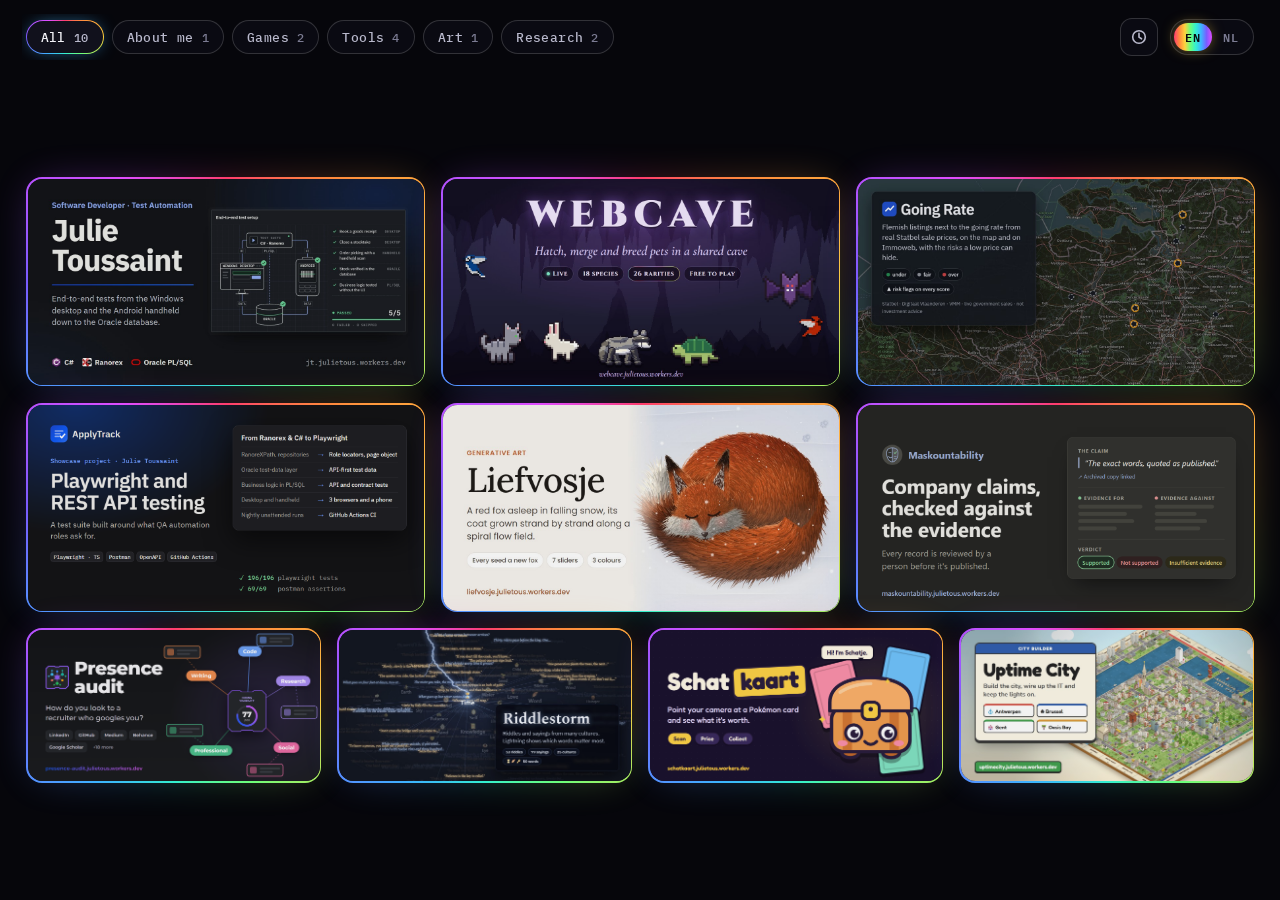
<file: site/index.html>
<!doctype html>
<html lang="en">
<head>
  <meta charset="utf-8">
  <meta name="viewport" content="width=device-width, initial-scale=1, viewport-fit=cover">
  <meta name="theme-color" content="#06060b">
  <meta name="google-site-verification" content="lThorNYCocqBo_amd4jxROF6rq3bt0yQuDfH-CcMO04" />
  <title>Web apps · Julie Toussaint</title>
  <meta name="description" content="All of Julie Toussaint's web apps in one place. Pick one and open it right in your browser.">
  <meta property="og:title" content="Web apps · Julie Toussaint">
  <meta property="og:description" content="All my web apps in one place. Pick one and open it right in your browser.">
  <meta property="og:type" content="website">
  <meta property="og:url" content="https://apps.julietous.workers.dev/">
  <meta property="og:image" content="https://apps.julietous.workers.dev/img/og-20261128.jpg">
  <meta property="og:image:secure_url" content="https://apps.julietous.workers.dev/img/og-20261128.jpg">
  <meta property="og:image:type" content="image/jpeg">
  <meta property="og:image:width" content="1200">
  <meta property="og:image:height" content="630">
  <meta property="og:image:alt" content="Web apps by Julie Toussaint: nine apps in one place">
  <meta name="twitter:card" content="summary_large_image">
  <meta name="twitter:image" content="https://apps.julietous.workers.dev/img/og-20261128.jpg">
  <link rel="icon" href="data:image/svg+xml,<svg xmlns='http://www.w3.org/2000/svg' viewBox='0 0 32 32'><defs><linearGradient id='g' x1='0' y1='0' x2='1' y2='1'><stop offset='0' stop-color='%23ff3d6e'/><stop offset='.35' stop-color='%23ffd23d'/><stop offset='.65' stop-color='%2333f0a0'/><stop offset='1' stop-color='%237a5cff'/></linearGradient></defs><rect width='32' height='32' rx='9' fill='%2306060b'/><g fill='url(%23g)'><rect x='7' y='7' width='8' height='8' rx='2'/><rect x='17' y='7' width='8' height='8' rx='2'/><rect x='7' y='17' width='8' height='8' rx='2'/><rect x='17' y='17' width='8' height='8' rx='2'/></g></svg>">
  <link rel="preconnect" href="https://fonts.googleapis.com">
  <link rel="preconnect" href="https://fonts.gstatic.com" crossorigin>
  <link href="https://fonts.googleapis.com/css2?family=IBM+Plex+Sans:wght@400;500;600;700&family=IBM+Plex+Mono:wght@400;500;600&display=swap" rel="stylesheet">
  <link rel="stylesheet" href="style.css?v=20261128-1">
</head>
<body>
  <div class="bg" aria-hidden="true"><i></i><i></i><i></i></div>

  <h1 class="sr" data-i18n="title">Pick an app</h1>

  <main class="wrap main">
    <div class="controls">
      <div id="cats" class="cats" role="tablist" data-i18n-label="category" aria-label="Category"></div>
      <button type="button" class="iconbtn" id="sort" data-sort="updated" data-i18n-label="sortUpdated" aria-label="Recently updated">
        <svg class="ic ic--clock" viewBox="0 0 20 20" aria-hidden="true"><circle cx="10" cy="10" r="7"/><path d="M10 6v4.2l2.8 1.8"/></svg>
        <svg class="ic ic--az" viewBox="0 0 20 20" aria-hidden="true"><path d="M3 15 6 5l3 10M4 12h4M12 5h5l-5 10h5"/></svg>
      </button>
      <div class="lang" role="group" aria-label="Language">
        <button type="button" data-lang="en" lang="en">EN</button>
        <button type="button" data-lang="nl" lang="nl">NL</button>
      </div>
    </div>

    <section class="stage" id="stage" aria-live="polite">
      <div id="grid" class="grid" role="list"></div>
      <div id="empty" class="empty" hidden>
        <svg class="ic" viewBox="0 0 20 20" aria-hidden="true"><circle cx="8.5" cy="8.5" r="5.5"/><path d="m13 13 4 4M6.5 8.5h4"/></svg>
        <button type="button" class="chip" id="reset" data-i18n="emptyAll">Show all</button>
      </div>
    </section>

    <div class="bar">
      <p id="count" class="count"></p>
      <nav class="pager" id="pager" data-i18n-label="pages" aria-label="Pages">
        <button type="button" class="iconbtn" id="prev" data-i18n-label="prev" aria-label="Previous page">
          <svg class="ic" viewBox="0 0 20 20" aria-hidden="true"><path d="M12.5 4.5 7 10l5.5 5.5"/></svg>
        </button>
        <div class="pager__dots" id="dots"></div>
        <button type="button" class="iconbtn" id="next" data-i18n-label="next" aria-label="Next page">
          <svg class="ic" viewBox="0 0 20 20" aria-hidden="true"><path d="M7.5 4.5 13 10l-5.5 5.5"/></svg>
        </button>
      </nav>
      <span></span>
    </div>
  </main>

  <dialog id="dlg" class="dlg ring" aria-labelledby="dlg-title">
    <div class="dlg__in">
      <div class="dlg__media"><img id="dlg-img" alt=""></div>
      <div class="dlg__body">
        <p id="dlg-meta" class="meta"></p>
        <h2 id="dlg-title"></h2>
        <p id="dlg-summary" class="dlg__summary"></p>
        <ul id="dlg-tags" class="tags"></ul>
        <div class="dlg__actions">
          <a id="dlg-open" class="btn" href="#" target="_blank" rel="noopener">Open</a>
          <button type="button" class="iconbtn" id="dlg-close" data-i18n-label="close" aria-label="Close">
            <svg class="ic" viewBox="0 0 20 20" aria-hidden="true"><path d="m5 5 10 10M15 5 5 15"/></svg>
          </button>
        </div>
      </div>
    </div>
  </dialog>

  <script src="app.js?v=20261128-1" defer></script>
</body>
</html>
</file>
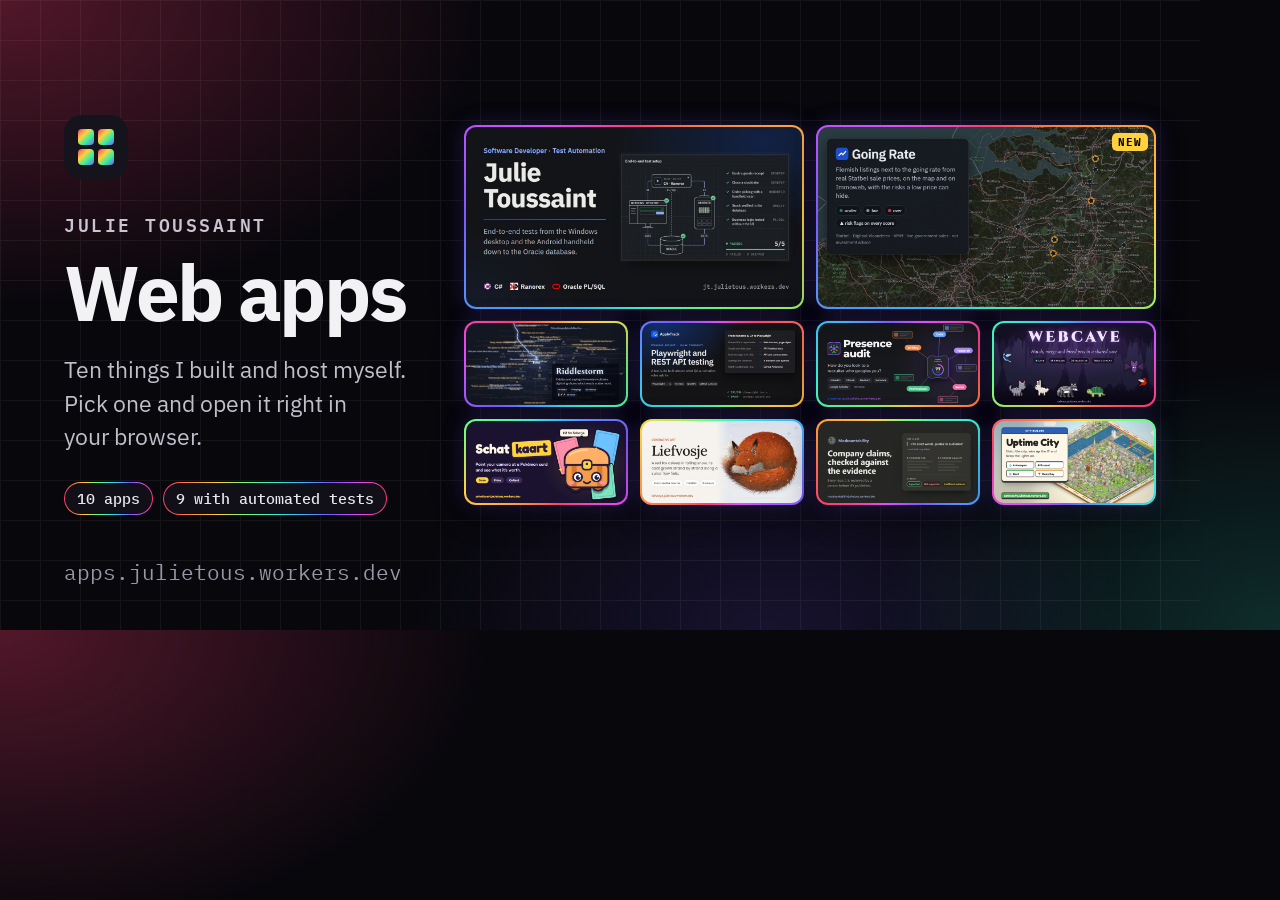
<file: scripts/og.html>
<!doctype html>
<!-- Portal share banner (1200x630). Render: see scripts/README in this folder or the comment in og.mjs. -->
<html lang="en"><head><meta charset="utf-8">
<link href="https://fonts.googleapis.com/css2?family=IBM+Plex+Mono:wght@400;500;600&family=IBM+Plex+Sans:wght@400;500;600;700&display=swap" rel="stylesheet">
<style>
  :root { --rainbow: #ff3d6e, #ff8a3d, #ffd23d, #6dff7a, #33f0d0, #3db4ff, #7a5cff, #e04dff, #ff3d6e; }
  * { box-sizing: border-box; margin: 0; }
  body {
    width: 1200px; height: 630px; overflow: hidden; position: relative; color: #f2f1f4;
    font-family: "IBM Plex Sans", sans-serif;
    background:
      radial-gradient(55% 70% at 0% 0%, rgba(255, 61, 110, .30), transparent 70%),
      radial-gradient(45% 60% at 100% 100%, rgba(51, 240, 208, .16), transparent 70%),
      radial-gradient(40% 50% at 60% 100%, rgba(122, 92, 255, .14), transparent 70%),
      #07070c;
  }
  /* faint tech grid, like the portal */
  body::before { content: ""; position: absolute; inset: 0; opacity: .05;
    background-image: linear-gradient(#fff 1px, transparent 1px), linear-gradient(90deg, #fff 1px, transparent 1px);
    background-size: 40px 40px; }

  .left { position: absolute; left: 64px; top: 0; bottom: 0; width: 364px; display: flex; flex-direction: column; justify-content: center; }
  .logo { width: 64px; height: 64px; }
  .eyebrow { font: 600 18px "IBM Plex Mono", monospace; letter-spacing: .14em; color: #c9c5d2; margin-top: 30px; }
  h1 { font-size: 78px; line-height: 1; letter-spacing: -.03em; font-weight: 700; margin-top: 14px; }
  p { font-size: 23px; line-height: 1.45; color: #c2bfcb; margin-top: 22px; text-wrap: pretty; }
  .stats { display: flex; gap: 10px; margin-top: 28px; flex-wrap: wrap; }
  .chip { font: 500 15px "IBM Plex Mono", monospace; padding: 6px 12px; border-radius: 99px; color: #e9e7ee;
    background: linear-gradient(#111019, #111019) padding-box, linear-gradient(90deg, var(--rainbow)) border-box; border: 1.5px solid transparent; }
  .url { position: absolute; left: 64px; bottom: 44px; font: 400 21px "IBM Plex Mono", monospace; color: #9a96a6; }

  .grid { position: absolute; right: 44px; top: 50%; transform: translateY(-50%); display: grid; grid-template-columns: repeat(4, 164px); grid-auto-rows: 86px; gap: 12px; }
  .card.big { grid-column: span 2; grid-row: span 2; }
  .card { position: relative; border-radius: 12px; padding: 2px;
    background: conic-gradient(from calc(var(--i) * 40deg), var(--rainbow));
    box-shadow: 0 0 22px rgba(122, 92, 255, .22), 0 10px 30px rgba(0, 0, 0, .45); }
  .card img { display: block; width: 100%; height: 100%; object-fit: cover; border-radius: 10px; }
  .card.new::after { content: "NEW"; position: absolute; right: 8px; top: 8px; font: 700 11px "IBM Plex Mono", monospace; letter-spacing: .08em;
    color: #07070c; background: #ffd23d; padding: 2px 6px; border-radius: 5px; }
</style></head>
<body>
  <div class="left">
    <svg class="logo" viewBox="0 0 32 32" aria-hidden="true">
      <defs><linearGradient id="g" x1="0" y1="0" x2="1" y2="1"><stop offset="0" stop-color="#ff3d6e"/><stop offset=".35" stop-color="#ffd23d"/><stop offset=".65" stop-color="#33f0a0"/><stop offset="1" stop-color="#7a5cff"/></linearGradient></defs>
      <rect width="32" height="32" rx="9" fill="#15141d"/>
      <g fill="url(#g)"><rect x="7" y="7" width="8" height="8" rx="2"/><rect x="17" y="7" width="8" height="8" rx="2"/><rect x="7" y="17" width="8" height="8" rx="2"/><rect x="17" y="17" width="8" height="8" rx="2"/></g>
    </svg>
    <div class="eyebrow">JULIE TOUSSAINT</div>
    <h1>Web apps</h1>
    <p>Ten things I built and host myself. Pick one and open it right in your browser.</p>
    <div class="stats"><span class="chip">10 apps</span><span class="chip">9 with automated tests</span></div>
  </div>
  <div class="url">apps.julietous.workers.dev</div>

  <div class="grid">
    <div class="card big" style="--i:0"><img src="../site/img/portfolio.jpg" alt=""></div>
    <div class="card big new" style="--i:9"><img src="../site/img/goingrate.jpg" alt=""></div>
    <div class="card" style="--i:8"><img src="../site/img/riddlestorm.jpg" alt=""></div>
    <div class="card" style="--i:1"><img src="../site/img/applytrack.png" alt=""></div>
    <div class="card" style="--i:2"><img src="../site/img/presence-audit.png" alt=""></div>
    <div class="card" style="--i:3"><img src="../site/img/webcave.jpg" alt=""></div>
    <div class="card" style="--i:4"><img src="../site/img/schatkaart.png" alt=""></div>
    <div class="card" style="--i:5"><img src="../site/img/liefvosje.jpg" alt=""></div>
    <div class="card" style="--i:6"><img src="../site/img/maskountability.png" alt=""></div>
    <div class="card" style="--i:7"><img src="../site/img/uptime-city.jpg" alt=""></div>
  </div>
</body></html>
</file>
<file: site/style.css>
/* Web apps portal · rainbow, glowing, high-tech.
   Always dark. Every card has a rotating conic rainbow border plus a soft glow of the same gradient behind it.
   The page always fits one screen: the grid takes the space left over and pages instead of scrolling. */

@property --a { syntax: "<angle>"; inherits: false; initial-value: 0deg; }

:root {
  --bg: #06060b;
  --panel: #0d0d16;
  --panel-2: #14141f;
  --ink: #f2f2f7;
  --ink-2: #b9b9cc;
  --ink-3: #7c7c93;
  --line: rgba(255, 255, 255, .08);
  --line-2: rgba(255, 255, 255, .16);
  --rainbow: #ff3d6e, #ff8a3d, #ffd23d, #6dff7a, #33f0d0, #3db4ff, #7a5cff, #e04dff, #ff3d6e;
  --rainbow-lin: linear-gradient(90deg, #ff3d6e, #ff8a3d, #ffd23d, #6dff7a, #33f0d0, #3db4ff, #7a5cff, #e04dff);
  --spin: 7s;
  --font-sans: "IBM Plex Sans", ui-sans-serif, system-ui, -apple-system, "Segoe UI", Roboto, Arial, sans-serif;
  --font-mono: "IBM Plex Mono", ui-monospace, Consolas, monospace;
  --maxw: 2400px;
  --gap: 16px;
  color-scheme: dark;
}

*, *::before, *::after { box-sizing: border-box; }
html { -webkit-text-size-adjust: 100%; height: 100%; background: var(--bg); }
body {
  margin: 0; height: 100vh; height: 100dvh; overflow: hidden;
  display: flex; flex-direction: column;
  background: var(--bg); color: var(--ink);
  font: 400 1rem/1.5 var(--font-sans);
}
h1, h2 { margin: 0; letter-spacing: -.02em; line-height: 1.1; font-weight: 600; }
a { color: inherit; }
img { display: block; max-width: 100%; }
.sr { position: absolute; width: 1px; height: 1px; overflow: hidden; clip: rect(0 0 0 0); white-space: nowrap; }
:focus-visible { outline: 2px solid #3db4ff; outline-offset: 3px; }
.ic { width: 18px; height: 18px; fill: none; stroke: currentColor; stroke-width: 1.8; stroke-linecap: round; stroke-linejoin: round; }

@keyframes spin { to { --a: 360deg; } }
@keyframes drift {
  0%, 100% { transform: translate(0, 0) scale(1); }
  50% { transform: translate(6vw, -4vh) scale(1.15); }
}
@keyframes hue { to { filter: hue-rotate(360deg); } }

/* ---------- Background: tech grid + slow rainbow aurora ---------- */
.bg { position: fixed; inset: 0; z-index: -1; overflow: hidden; pointer-events: none; }
.bg::before {
  content: ""; position: absolute; inset: 0;
  background-image:
    linear-gradient(var(--line) 1px, transparent 1px),
    linear-gradient(90deg, var(--line) 1px, transparent 1px);
  background-size: 44px 44px;
  mask-image: radial-gradient(ellipse 80% 70% at 50% 40%, #000 30%, transparent 85%);
  opacity: .55;
}
/* cursor spotlight: a brighter copy of the grid, only visible in a circle around the pointer (--px/--py set in app.js) */
.bg::after {
  content: ""; position: absolute; inset: 0;
  background-image:
    linear-gradient(rgba(150, 185, 255, .34) 1px, transparent 1px),
    linear-gradient(90deg, rgba(150, 185, 255, .34) 1px, transparent 1px);
  background-size: 44px 44px;
  mask-image: radial-gradient(260px circle at var(--px, -999px) var(--py, -999px), #000, transparent 72%);
}
.bg i { position: absolute; width: 46vmax; height: 46vmax; border-radius: 50%; filter: blur(90px); opacity: .22; animation: drift 22s ease-in-out infinite; }
.bg i:nth-child(1) { left: -12vmax; top: -18vmax; background: #ff3d6e; }
.bg i:nth-child(2) { right: -14vmax; top: 10vh; background: #3db4ff; animation-delay: -8s; }
.bg i:nth-child(3) { left: 25vw; bottom: -28vmax; background: #6dff7a; animation-delay: -15s; opacity: .14; }

.wrap { width: 100%; max-width: var(--maxw); margin-inline: auto; padding-inline: max(14px, min(2vw, 28px)); }

/* ---------- Animated rainbow ring, reusable ---------- */
.ring {
  --ring-w: 1.5px;
  border: var(--ring-w) solid transparent;
  background:
    linear-gradient(var(--ring-bg, var(--panel)), var(--ring-bg, var(--panel))) padding-box,
    conic-gradient(from var(--a), var(--rainbow)) border-box;
  animation: spin var(--spin) linear infinite;
}

/* ---------- Header: brand · search · language · portfolio ---------- */
.top {
  flex: none; display: flex; align-items: center; gap: 16px; height: 68px;
  padding-top: env(safe-area-inset-top);
}
.brand { display: flex; align-items: center; gap: 10px; text-decoration: none; flex: none; }
.brand__mark { display: grid; grid-template-columns: repeat(2, 9px); gap: 3px; filter: drop-shadow(0 0 8px rgba(255, 61, 110, .6)); animation: hue 8s linear infinite; }
.brand__mark i { width: 9px; height: 9px; border-radius: 2.5px; }
.brand__mark i:nth-child(1) { background: #ff3d6e; }
.brand__mark i:nth-child(2) { background: #ffd23d; }
.brand__mark i:nth-child(3) { background: #33f0d0; }
.brand__mark i:nth-child(4) { background: #7a5cff; }
.brand__txt { font: 600 1.0625rem var(--font-mono); letter-spacing: .02em; }

.search { position: relative; display: block; flex: 1 1 auto; max-width: 440px; margin-inline: auto; border-radius: 999px; --ring-bg: rgba(13, 13, 22, .85); --spin: 10s; }
.search:not(:focus-within) { background:
    linear-gradient(var(--ring-bg), var(--ring-bg)) padding-box,
    linear-gradient(var(--line-2), var(--line-2)) border-box; }
.search input {
  width: 100%; height: 42px; padding: 0 40px 0 42px; border: 0; border-radius: 999px;
  background: transparent; color: var(--ink); font: 400 .9375rem var(--font-mono); letter-spacing: .01em;
}
.search input::placeholder { color: var(--ink-3); }
.search input:focus { outline: none; }
.search:focus-within { box-shadow: 0 0 24px -4px rgba(61, 180, 255, .45), 0 0 40px -10px rgba(255, 61, 110, .4); }
.search input::-webkit-search-cancel-button { display: none; }
.search__ic { position: absolute; left: 15px; top: 50%; translate: 0 -50%; color: var(--ink-3); }
.search__kbd { position: absolute; right: 12px; top: 50%; translate: 0 -50%; padding: 0 6px;
  border: 1px solid var(--line-2); border-radius: 6px; font: 500 .75rem/1.5 var(--font-mono); color: var(--ink-3); }
@media (hover: none) { .search__kbd { display: none; } }

.top__nav { display: flex; align-items: center; gap: 10px; flex: none; }
.lang { position: relative; isolation: isolate; flex: none; display: inline-flex; padding: 3px; border: 1px solid var(--line-2); border-radius: 999px; background: rgba(13, 13, 22, .7); }
.lang button {
  height: 28px; width: 38px; padding: 0; border: 0; border-radius: 999px; background: none; cursor: pointer;
  color: var(--ink-3); font: 600 .75rem var(--font-mono); letter-spacing: .08em; transition: color .25s;
}
.lang button:hover { color: var(--ink); }
.lang button[aria-pressed="true"] { color: #08080d; }
/* the rainbow pill slides to the chosen language instead of jumping */
.lang::before {
  content: ""; position: absolute; z-index: -1; top: 3px; left: 3px; width: 38px; height: 28px; border-radius: 999px;
  background: var(--rainbow-lin); box-shadow: 0 0 14px -2px rgba(255, 210, 61, .55);
  transition: translate .4s cubic-bezier(.3, 1.35, .5, 1);
}
.lang[data-active="nl"]::before { translate: 38px 0; }

.iconbtn {
  display: inline-grid; place-items: center; flex: none; width: 38px; height: 38px; padding: 0;
  border: 1px solid var(--line-2); border-radius: 12px; background: rgba(13, 13, 22, .7); color: var(--ink-2);
  cursor: pointer; text-decoration: none; transition: color .15s, border-color .15s, box-shadow .15s;
}
.iconbtn:hover:not(:disabled) { color: var(--ink); border-color: rgba(255, 255, 255, .35); box-shadow: 0 0 18px -4px rgba(122, 92, 255, .7); }
.iconbtn:disabled { opacity: .3; cursor: default; }

/* ---------- Main column ---------- */
.main { flex: 1; min-height: 0; display: flex; flex-direction: column; gap: 16px;
  padding-top: max(18px, env(safe-area-inset-top)); padding-bottom: max(12px, env(safe-area-inset-bottom)); }

.controls { flex: none; display: flex; align-items: center; gap: 12px; }
.cats { display: flex; gap: 8px; flex: 1 1 0; min-width: 0; overflow-x: auto; scrollbar-width: none; padding: 6px 4px; margin: -6px -4px; }
.cats::-webkit-scrollbar { display: none; }
.chip {
  position: relative; flex: none; display: inline-flex; align-items: center; gap: 8px; height: 34px; padding: 0 14px;
  border: 1px solid var(--line-2); border-radius: 999px; background: rgba(13, 13, 22, .7); color: var(--ink-2);
  font: 500 .8125rem var(--font-mono); letter-spacing: .03em; cursor: pointer; transition: color .15s, border-color .15s;
}
.chip:hover { color: var(--ink); border-color: rgba(255, 255, 255, .35); }
.chip__n { color: var(--ink-3); font-size: .75rem; }
.chip[aria-selected="true"] {
  border: 1.5px solid transparent; color: var(--ink); --ring-bg: #11111c;
  background: linear-gradient(var(--ring-bg), var(--ring-bg)) padding-box, conic-gradient(from var(--a), var(--rainbow)) border-box;
  animation: spin var(--spin) linear infinite; animation-delay: var(--delay, 0s); box-shadow: 0 0 18px -6px rgba(61, 180, 255, .8);
}
.chip[aria-selected="true"] .chip__n { color: var(--ink-2); }
/* lock-on pulse when a category is picked */
.chip.pick::after {
  content: ""; position: absolute; inset: -2px; border-radius: inherit; pointer-events: none;
  box-shadow: 0 0 0 1.5px rgba(122, 92, 255, .85), 0 0 22px rgba(61, 180, 255, .7);
  animation: pick .6s cubic-bezier(.2, .8, .2, 1) both;
}
@keyframes pick { from { opacity: 1; scale: 1; } to { opacity: 0; scale: 1.12 1.35; } }
/* sort icon spins in when it swaps (display none -> block restarts the animation) */
#sort .ic { animation: flip-in .45s cubic-bezier(.3, 1.4, .5, 1); }
@keyframes flip-in { from { rotate: -140deg; scale: .4; opacity: 0; } }
#sort .ic--az, #sort[data-sort="name"] .ic--clock { display: none; }
#sort[data-sort="name"] .ic--az { display: block; }

/* ---------- Stage + grid ---------- */
.stage { position: relative; flex: 1; min-height: 0; touch-action: pan-y; }
.grid { height: 100%; display: flex; flex-direction: column; align-items: center; justify-content: center; gap: var(--gap); }
.row { display: flex; justify-content: center; gap: var(--gap); }
.large .card__title { font-size: 1.375rem; }

/* Card: a rotating rainbow border plus a soft rainbow glow behind it.
   Both are a pre-drawn conic gradient that is only *rotated* (transform runs on the GPU),
   so seven animated cards stay cheap to draw. */
@keyframes rot { to { transform: translate(-50%, -50%) rotate(1turn); } }
/* exact banner shape: as large as the cell allows */
.card {
  position: relative; width: var(--cw, 300px); aspect-ratio: 1200 / 630; border-radius: 16px; isolation: isolate;
  /* 3D tilt toward the pointer (--rx/--ry from app.js); entrance and reorder animations use translate/scale, so they never fight it */
  transform: perspective(1100px) rotateX(var(--rx, 0deg)) rotateY(var(--ry, 0deg));
  transition: transform .6s cubic-bezier(.2, .8, .2, 1), scale .35s cubic-bezier(.2, .8, .2, 1);
}
.card.tilt { transition: transform .12s linear, scale .35s cubic-bezier(.2, .8, .2, 1); scale: 1.018; }
.card__ring, .card__glow { position: absolute; border-radius: 16px; overflow: hidden; pointer-events: none; }
.card__ring { inset: 0; z-index: 0; }
.card__glow { inset: 8px; z-index: -1; filter: blur(20px); opacity: .32; transition: opacity .3s, inset .3s; }
.card__ring i, .card__glow i {
  position: absolute; left: 50%; top: 50%; width: 220%; aspect-ratio: 1;
  background: conic-gradient(var(--rainbow));
  transform: translate(-50%, -50%); will-change: transform;
}
.card__ring i { animation: rot var(--spin) linear infinite; animation-delay: var(--delay, 0s); }
.card:hover .card__glow, .card:focus-within .card__glow { opacity: .8; inset: -3px; }
.card__glow i { animation: rot var(--spin) linear infinite; animation-delay: var(--delay, 0s); }

.card__media { position: absolute; inset: 1.5px; z-index: 1; border-radius: 14.5px; overflow: hidden; background: var(--panel-2); }
.card__media img { width: 100%; height: 100%; object-fit: cover; transition: filter .3s; filter: saturate(.95) brightness(.95); }
.card:hover .card__media img { filter: saturate(1.1) brightness(1.05); }
/* glare that follows the pointer over the banner */
.card__media::before {
  content: ""; position: absolute; inset: 0; z-index: 1; pointer-events: none; opacity: 0; transition: opacity .35s;
  background: radial-gradient(circle at var(--mx, 50%) var(--my, 50%), rgba(255, 255, 255, .2), rgba(255, 255, 255, .04) 30%, transparent 55%);
}
.card.tilt .card__media::before { opacity: 1; }
.card__ph { display: grid; place-items: center; width: 100%; height: 100%; font-size: 3rem;
  background: conic-gradient(from 200deg, #ff3d6e33, #ffd23d33, #33f0d033, #7a5cff33, #ff3d6e33); }
/* scanline sweep on hover: the "high tech" pass of light */
.card__media::after {
  content: ""; position: absolute; inset: 0; pointer-events: none;
  background: linear-gradient(180deg, transparent 0 40%, rgba(255, 255, 255, .10) 50%, transparent 60% 100%);
  transform: translateY(-100%); opacity: 0;
}
.card:hover .card__media::after { animation: sweep 1.1s cubic-bezier(.3, .6, .3, 1); }
@keyframes sweep { from { transform: translateY(-100%); opacity: 1; } to { transform: translateY(100%); opacity: 1; } }

/* label bar: only on hover/focus, so the banner itself stays fully visible */
.card__bar {
  position: absolute; left: 1.5px; right: 1.5px; bottom: 1.5px; z-index: 2; display: flex; align-items: center; gap: 10px;
  padding: 26px 14px 10px; border-radius: 0 0 14.5px 14.5px;
  background: linear-gradient(180deg, transparent, rgba(6, 6, 11, .8) 50%, rgba(6, 6, 11, .92));
  opacity: 0; transition: opacity .2s;
}
.card:hover .card__bar, .card:focus-within .card__bar { opacity: 1; }
@media (hover: none) { .card__bar { opacity: 0; } }
.card__title { flex: 1; min-width: 0; display: flex; align-items: center; gap: 8px; font-size: 1.0625rem; }
.card__title button { all: unset; cursor: pointer; overflow: hidden; text-overflow: ellipsis; white-space: nowrap; font-weight: 600; }
.card { cursor: pointer; } /* whole card opens the details (click handler in app.js) */
.card__title button:focus-visible { outline: none; }
.dot-new { position: relative; flex: none; width: 7px; height: 7px; border-radius: 50%; background: #6dff7a; box-shadow: 0 0 10px 2px rgba(109, 255, 122, .7); }
.dot-new::after { content: ""; position: absolute; inset: 0; border-radius: 50%; background: inherit; animation: ping 1.8s cubic-bezier(0, 0, .2, 1) infinite; }
@keyframes ping { 75%, 100% { scale: 2.8; opacity: 0; } }
.tag { flex: none; padding: 2px 7px; border: 1px solid var(--line-2); border-radius: 6px; font: 500 .75rem var(--font-mono); color: var(--ink-2); background: rgba(6, 6, 11, .5); }
.small .tag, .small .dot-new { display: none; }
.small .card__bar { gap: 8px; padding: 24px 8px 8px 10px; }
.small .card__title { font-size: .9375rem; line-height: 1.15; }
.small .card__title button { white-space: normal; display: -webkit-box; -webkit-box-orient: vertical; -webkit-line-clamp: 2; line-clamp: 2; }

.meta { margin: 0; color: var(--ink-3); font: 500 .8125rem var(--font-mono); letter-spacing: .02em; }
.tags { display: flex; flex-wrap: wrap; gap: 6px; list-style: none; margin: 0; padding: 0; }
.tags li { padding: 2px 9px; border: 1px solid var(--line-2); border-radius: 999px; font: 500 .75rem var(--font-mono); color: var(--ink-2); }

.empty { position: absolute; inset: 0; display: grid; place-content: center; justify-items: center; gap: 14px; color: var(--ink-3); }
.empty[hidden] { display: none; }
.empty > .ic { width: 40px; height: 40px; stroke-width: 1.4; }

/* ---------- Bottom bar ---------- */
.main:not(.main--paged) .bar { display: none; }
.bar { flex: none; display: grid; grid-template-columns: 1fr auto 1fr; align-items: center; gap: 12px; min-height: 38px; }
.count { margin: 0; font: 500 .8125rem var(--font-mono); color: var(--ink-3); letter-spacing: .06em; }
.pager { display: flex; align-items: center; gap: 10px; }
.pager[hidden] { display: none; }
.pager__dots { display: flex; align-items: center; gap: 2px; }
.pager__dot { width: 22px; height: 22px; display: grid; place-items: center; border: 0; background: none; padding: 0; cursor: pointer; }
.pager__dot::before { content: ""; width: 7px; height: 7px; border-radius: 4px; background: var(--line-2); transition: width .25s; }
.pager__dot[aria-current="page"]::before { width: 22px; background: var(--rainbow-lin); box-shadow: 0 0 10px rgba(122, 92, 255, .8); }
.pager__num { min-width: 5ch; text-align: center; font: 500 .8125rem var(--font-mono); color: var(--ink-2); }

/* ---------- Detail dialog ---------- */
.dlg {
  width: min(680px, calc(100% - 32px)); max-height: calc(100dvh - 32px); padding: 0; overflow: visible;
  border-radius: 20px; color: var(--ink); --ring-w: 1.5px; --ring-bg: var(--panel); animation-delay: var(--delay, 0s);
  box-shadow: 0 0 60px -10px rgba(122, 92, 255, .55), 0 0 90px -30px rgba(255, 61, 110, .6);
}
.dlg[open] { display: block; }
.dlg::backdrop { background: rgba(4, 4, 8, .7); backdrop-filter: blur(6px); }
.dlg__in { display: flex; flex-direction: column; max-height: calc(100dvh - 36px); border-radius: 18.5px; overflow: hidden; }
.dlg__media { flex: 0 1 auto; min-height: 0; aspect-ratio: 1200 / 630; max-height: 44dvh; background: var(--panel-2); overflow: hidden; }
.dlg__media img { width: 100%; height: 100%; object-fit: cover; }
.dlg__body { flex: none; display: grid; gap: 12px; padding: 18px 22px 22px; }
.dlg h2 { font-size: clamp(1.5rem, 1.1rem + 1.6vw, 2rem); }
.dlg__summary { margin: 0; color: var(--ink-2); }
.dlg__actions { display: flex; align-items: center; gap: 10px; margin-top: 4px; }
/* Open button: the app's own colour (from apps.json), glowing, with a light sweep on hover */
.btn {
  --app: #3db4ff;
  position: relative; overflow: hidden; isolation: isolate;
  flex: 1; display: inline-flex; align-items: center; justify-content: center; gap: 8px; height: 46px; padding: 0 22px;
  border: 1px solid color-mix(in srgb, var(--app) 60%, #fff); border-radius: 14px;
  color: #fff; font: 600 1rem var(--font-sans); text-decoration: none; cursor: pointer; text-shadow: 0 1px 2px rgba(0, 0, 0, .35);
  background: linear-gradient(135deg, color-mix(in srgb, var(--app) 70%, #fff), var(--app) 45%, color-mix(in srgb, var(--app) 70%, #000));
  box-shadow: 0 0 26px -6px var(--app), inset 0 1px 0 rgba(255, 255, 255, .25);
  transition: box-shadow .2s, filter .2s;
}
.btn::after {
  content: ""; position: absolute; inset: 0; z-index: -1; pointer-events: none;
  background: linear-gradient(100deg, transparent 30%, rgba(255, 255, 255, .35) 50%, transparent 70%);
  transform: translateX(-120%);
}
.btn:hover { filter: brightness(1.08); box-shadow: 0 0 36px -4px var(--app), inset 0 1px 0 rgba(255, 255, 255, .3); }
.btn:hover::after { animation: shine .9s ease-out; }
.btn .ic { transition: translate .25s cubic-bezier(.3, 1.4, .5, 1); }
.btn:hover .ic { translate: 3px -3px; }
@keyframes shine { to { transform: translateX(120%); } }
.dlg__actions .iconbtn { width: 46px; height: 46px; border-radius: 14px; }
@media (max-height: 560px) { .dlg__media, .dlg .tags { display: none; } }

/* ---------- Narrow / short screens ---------- */
@media (max-width: 640px) {
  .bar { grid-template-columns: 1fr auto; }
  .bar > span { display: none; }
}

/* ---------- Motion ----------
   All cards animate at the same moment (no stagger), so the overview is there at once.
   Load: every card powers on together (CRT style).
   Paging: the page leaves against the swipe direction and the new page slides in with it.
   Sort/filter: cards that stay glide to their new spot (FLIP in app.js), new ones power on.
   Dialog: grows out of the card that was clicked and shrinks back into it. */
.card.boot { animation: boot .8s cubic-bezier(.2, .8, .2, 1) var(--d, 0ms) backwards; }
@keyframes boot {
  0% { clip-path: inset(49.5% 50% 49.5% 50% round 16px); filter: brightness(3) saturate(0); }
  30% { clip-path: inset(49.5% 0 49.5% 0 round 16px); filter: brightness(2.4) saturate(.2); }
  100% { clip-path: inset(-48px round 16px); filter: brightness(1) saturate(1); }
}
.card.slide { animation: slide .55s cubic-bezier(.2, .8, .2, 1) var(--d, 0ms) backwards; }
@keyframes slide { from { translate: var(--dx, 48px) 0; scale: .95; opacity: 0; } }

.dlg.opening::backdrop { animation: backdrop-in .4s ease-out both; }
.dlg.closing::backdrop { animation: backdrop-in .34s ease-in reverse both; }
@keyframes backdrop-in { from { background: rgba(4, 4, 8, 0); backdrop-filter: blur(0); } }
.dlg.opening .dlg__body > * { animation: rise .5s cubic-bezier(.2, .8, .2, 1) backwards; }
.dlg.opening .dlg__body > :nth-child(1) { animation-delay: .16s; }
.dlg.opening .dlg__body > :nth-child(2) { animation-delay: .21s; }
.dlg.opening .dlg__body > :nth-child(3) { animation-delay: .26s; }
.dlg.opening .dlg__body > :nth-child(4) { animation-delay: .31s; }
.dlg.opening .dlg__body > :nth-child(5) { animation-delay: .36s; }
@keyframes rise { from { translate: 0 12px; opacity: 0; } }

@media (prefers-reduced-motion: reduce) {
  *, *::before, *::after { animation: none !important; transition: none !important; }
}
</file>
